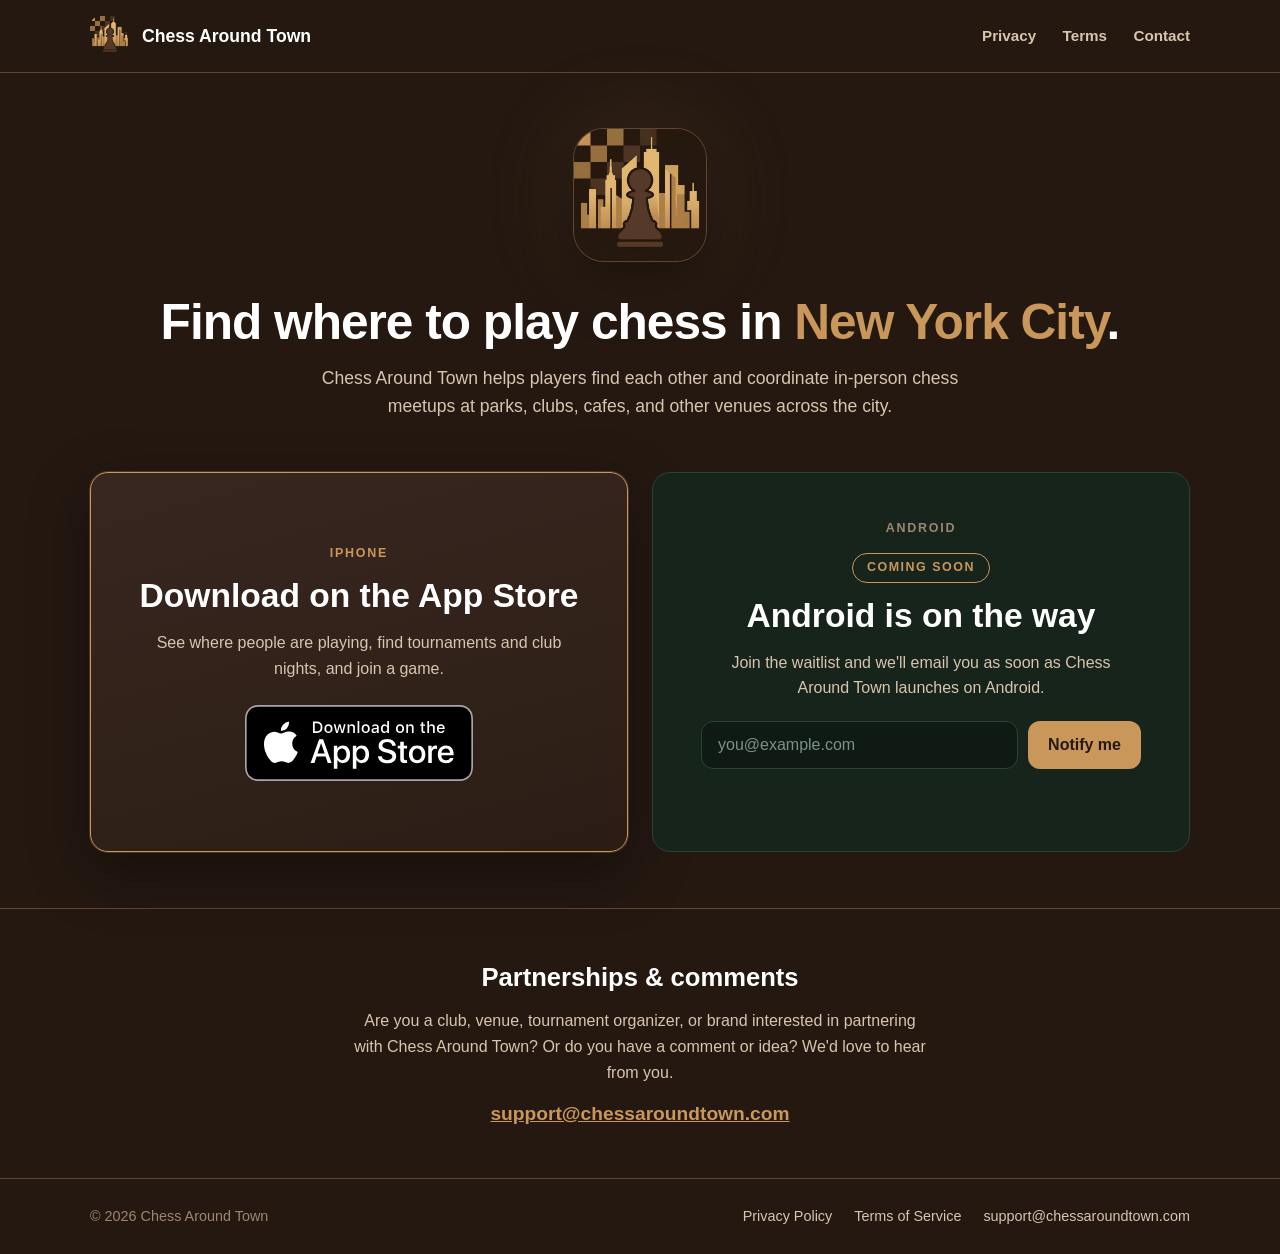
<file: index.html>
<!doctype html>
<html lang="en">
<head>
<meta charset="utf-8">
<meta name="viewport" content="width=device-width, initial-scale=1">
<title>Chess Around Town | Find where to play chess in New York City</title>
<meta name="description" content="Chess Around Town helps players in New York City find each other and coordinate in-person chess meetups at parks, clubs, cafes, and other venues. Available on iPhone; Android coming soon.">
<meta name="theme-color" content="#241811">
<link rel="canonical" href="https://chessaroundtown.com/">
<link rel="icon" type="image/png" sizes="32x32" href="assets/favicon-32.png">
<link rel="icon" type="image/png" sizes="48x48" href="assets/favicon-48.png">
<link rel="apple-touch-icon" href="assets/apple-touch-icon.png">
<meta property="og:type" content="website">
<meta property="og:site_name" content="Chess Around Town">
<meta property="og:title" content="Chess Around Town | Find where to play chess in New York City">
<meta property="og:description" content="Find where to play, and who'll be there. Available on iPhone; Android coming soon.">
<meta property="og:url" content="https://chessaroundtown.com/">
<meta property="og:image" content="https://chessaroundtown.com/assets/og-image.png">
<meta name="twitter:card" content="summary_large_image">
<link rel="stylesheet" href="style.css">
</head>
<body>

<header class="site-header">
  <div class="container">
    <a class="brand" href="index.html" aria-label="Chess Around Town home">
      <img src="assets/logo-512.png" alt="" width="40" height="40">
      <span>Chess Around Town</span>
    </a>
    <nav class="site-nav" aria-label="Main">
      <a href="privacy.html">Privacy</a>
      <a href="terms.html">Terms</a>
      <a href="#contact">Contact</a>
    </nav>
  </div>
</header>

<main>
  <section class="hero">
    <div class="container">
      <img class="hero-logo" src="assets/logo-512.png" alt="Chess Around Town logo" width="132" height="132">
      <h1>Find where to play chess in <span>New York City</span>.</h1>
      <p>Chess Around Town helps players find each other and coordinate in-person chess meetups at parks, clubs, cafes, and other venues across the city.</p>
    </div>
  </section>

  <div class="container">
    <div class="split">

      <section class="panel panel-ios" aria-labelledby="ios-title">
        <span class="eyebrow">iPhone</span>
        <h2 id="ios-title">Download on the App Store</h2>
        <p>See where people are playing, find tournaments and club nights, and join a game.</p>
        <a class="store-badge" href="https://apps.apple.com/app/id6809577324" aria-label="Download Chess Around Town on the App Store">
          <img src="assets/appstore-badge.svg" alt="Download on the App Store">
        </a>
      </section>

      <section class="panel panel-android" aria-labelledby="android-title">
        <span class="eyebrow">Android</span>
        <span class="pill">Coming soon</span>
        <h2 id="android-title">Android is on the way</h2>
        <p>Join the waitlist and we'll email you as soon as Chess Around Town launches on Android.</p>
        <form class="waitlist" id="waitlist-form" novalidate>
          <label class="sr-only" for="waitlist-email">Email address</label>
          <input id="waitlist-email" name="email" type="email" inputmode="email" autocomplete="email" placeholder="you@example.com" required maxlength="254">
          <div class="hp" aria-hidden="true">
            <label>Leave this field empty <input type="text" name="website" tabindex="-1" autocomplete="off"></label>
          </div>
          <button class="btn" type="submit">Notify me</button>
        </form>
        <p class="form-msg" id="waitlist-msg" role="status" aria-live="polite"></p>
      </section>

    </div>
  </div>

  <section class="contact" id="contact">
    <div class="container">
      <h2>Partnerships &amp; comments</h2>
      <p>Are you a club, venue, tournament organizer, or brand interested in partnering with Chess Around Town? Or do you have a comment or idea? We'd love to hear from you.</p>
      <a class="email" href="mailto:support@chessaroundtown.com">support@chessaroundtown.com</a>
    </div>
  </section>
</main>

<footer class="site-footer">
  <div class="container">
    <span>&copy; 2026 Chess Around Town</span>
    <nav aria-label="Footer">
      <a href="privacy.html">Privacy Policy</a>
      <a href="terms.html">Terms of Service</a>
      <a href="mailto:support@chessaroundtown.com">support@chessaroundtown.com</a>
    </nav>
  </div>
</footer>

<script src="waitlist.js"></script>
</body>
</html>
</file>
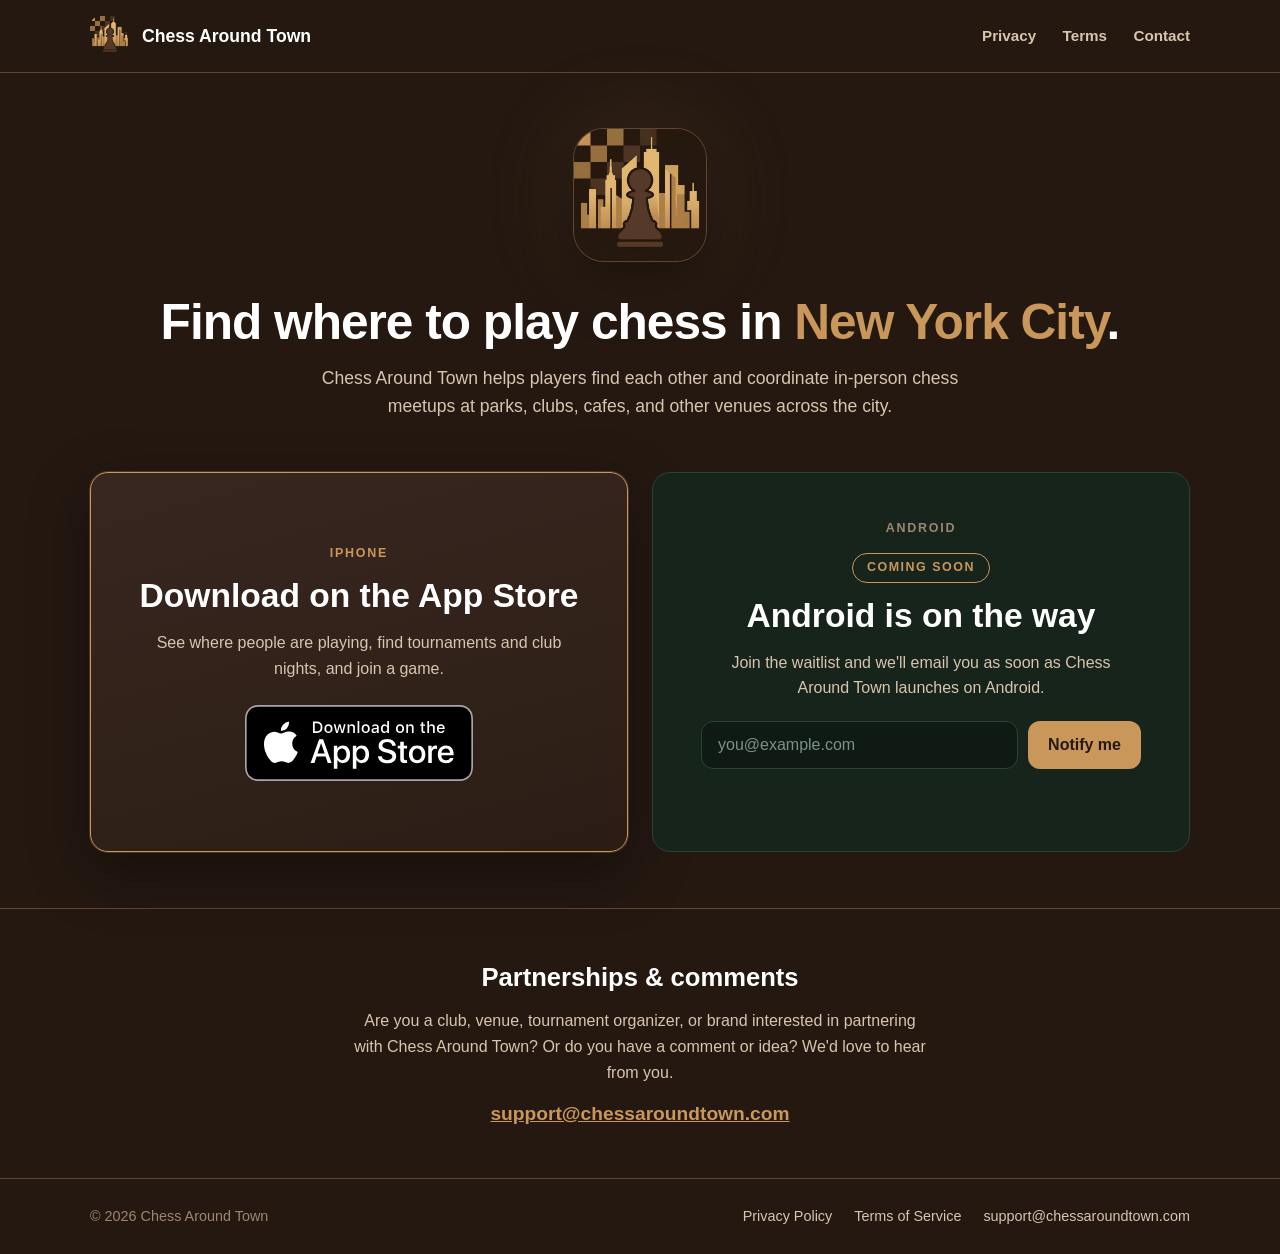
<file: go/bryant-park/index.html>
<!doctype html>
<html lang="en">
<head>
<meta charset="utf-8">
<meta name="viewport" content="width=device-width, initial-scale=1">
<title>Chess Around Town</title>
<meta name="robots" content="noindex">
<meta name="theme-color" content="#241811">
<link rel="icon" type="image/png" sizes="32x32" href="/assets/favicon-32.png">
<noscript><meta http-equiv="refresh" content="0; url=/?src=bryant-park"></noscript>
<style>
  body { margin: 0; min-height: 100vh; display: flex; flex-direction: column; align-items: center; justify-content: center;
         gap: 18px; background: #241811; color: #d8c5ae; text-align: center;
         font-family: -apple-system, BlinkMacSystemFont, "Segoe UI", Roboto, Helvetica, Arial, sans-serif; }
  img { width: 96px; height: 96px; border-radius: 22px; }
  p { margin: 0; } a { color: #c9975a; }
</style>
</head>
<body>
  <img src="/assets/logo-512.png" alt="Chess Around Town">
  <p>Taking you to Chess Around Town&hellip;</p>
  <p><a href="/?src=bryant-park">Tap here if nothing happens</a></p>
  <script src="/go/track.js" data-flyer="bryant-park"></script>
</body>
</html>
</file>
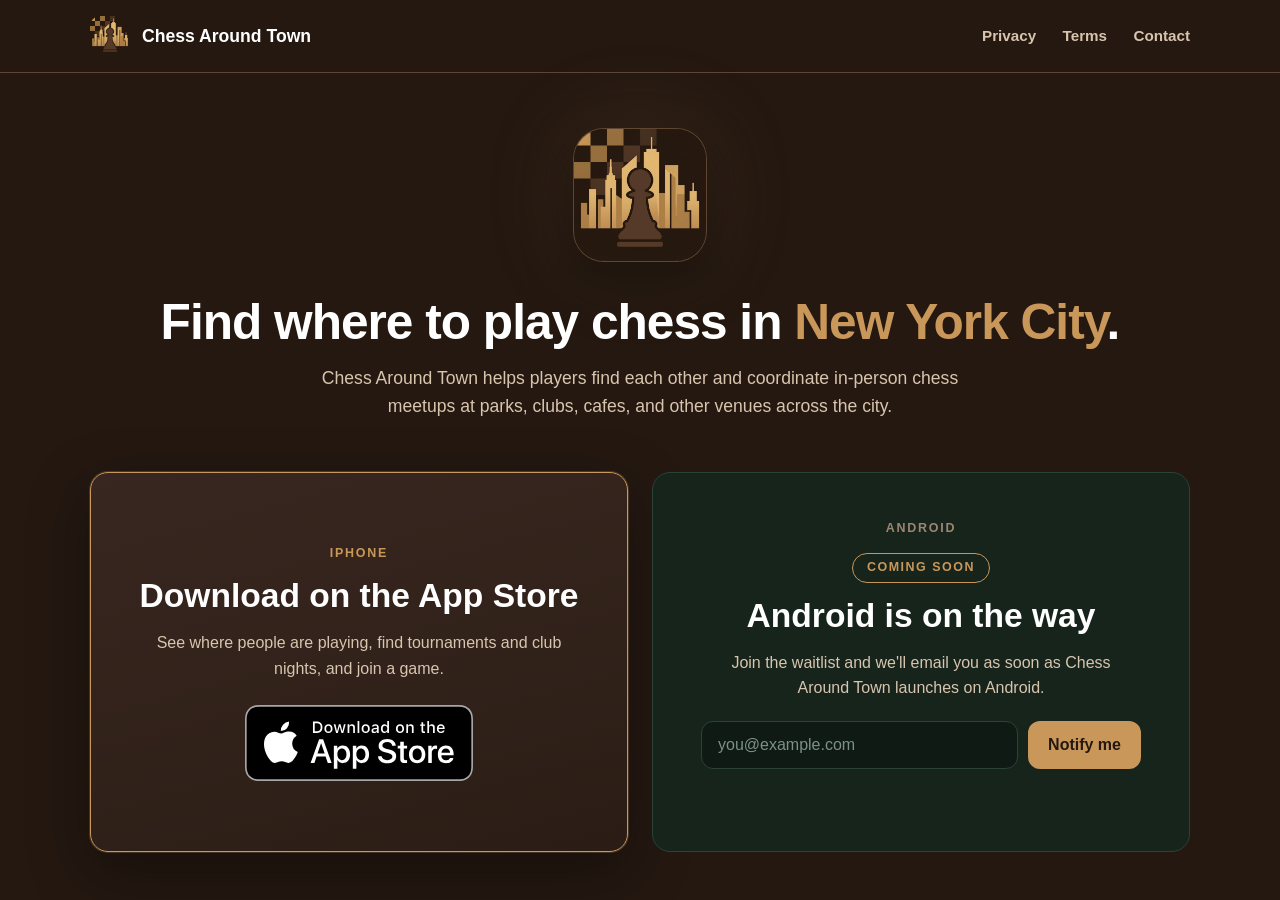
<file: go/chess-forum/index.html>
<!doctype html>
<html lang="en">
<head>
<meta charset="utf-8">
<meta name="viewport" content="width=device-width, initial-scale=1">
<title>Chess Around Town</title>
<meta name="robots" content="noindex">
<meta name="theme-color" content="#241811">
<link rel="icon" type="image/png" sizes="32x32" href="/assets/favicon-32.png">
<noscript><meta http-equiv="refresh" content="0; url=/?src=chess-forum"></noscript>
<style>
  body { margin: 0; min-height: 100vh; display: flex; flex-direction: column; align-items: center; justify-content: center;
         gap: 18px; background: #241811; color: #d8c5ae; text-align: center;
         font-family: -apple-system, BlinkMacSystemFont, "Segoe UI", Roboto, Helvetica, Arial, sans-serif; }
  img { width: 96px; height: 96px; border-radius: 22px; }
  p { margin: 0; } a { color: #c9975a; }
</style>
</head>
<body>
  <img src="/assets/logo-512.png" alt="Chess Around Town">
  <p>Taking you to Chess Around Town&hellip;</p>
  <p><a href="/?src=chess-forum">Tap here if nothing happens</a></p>
  <script src="/go/track.js" data-flyer="chess-forum"></script>
</body>
</html>
</file>
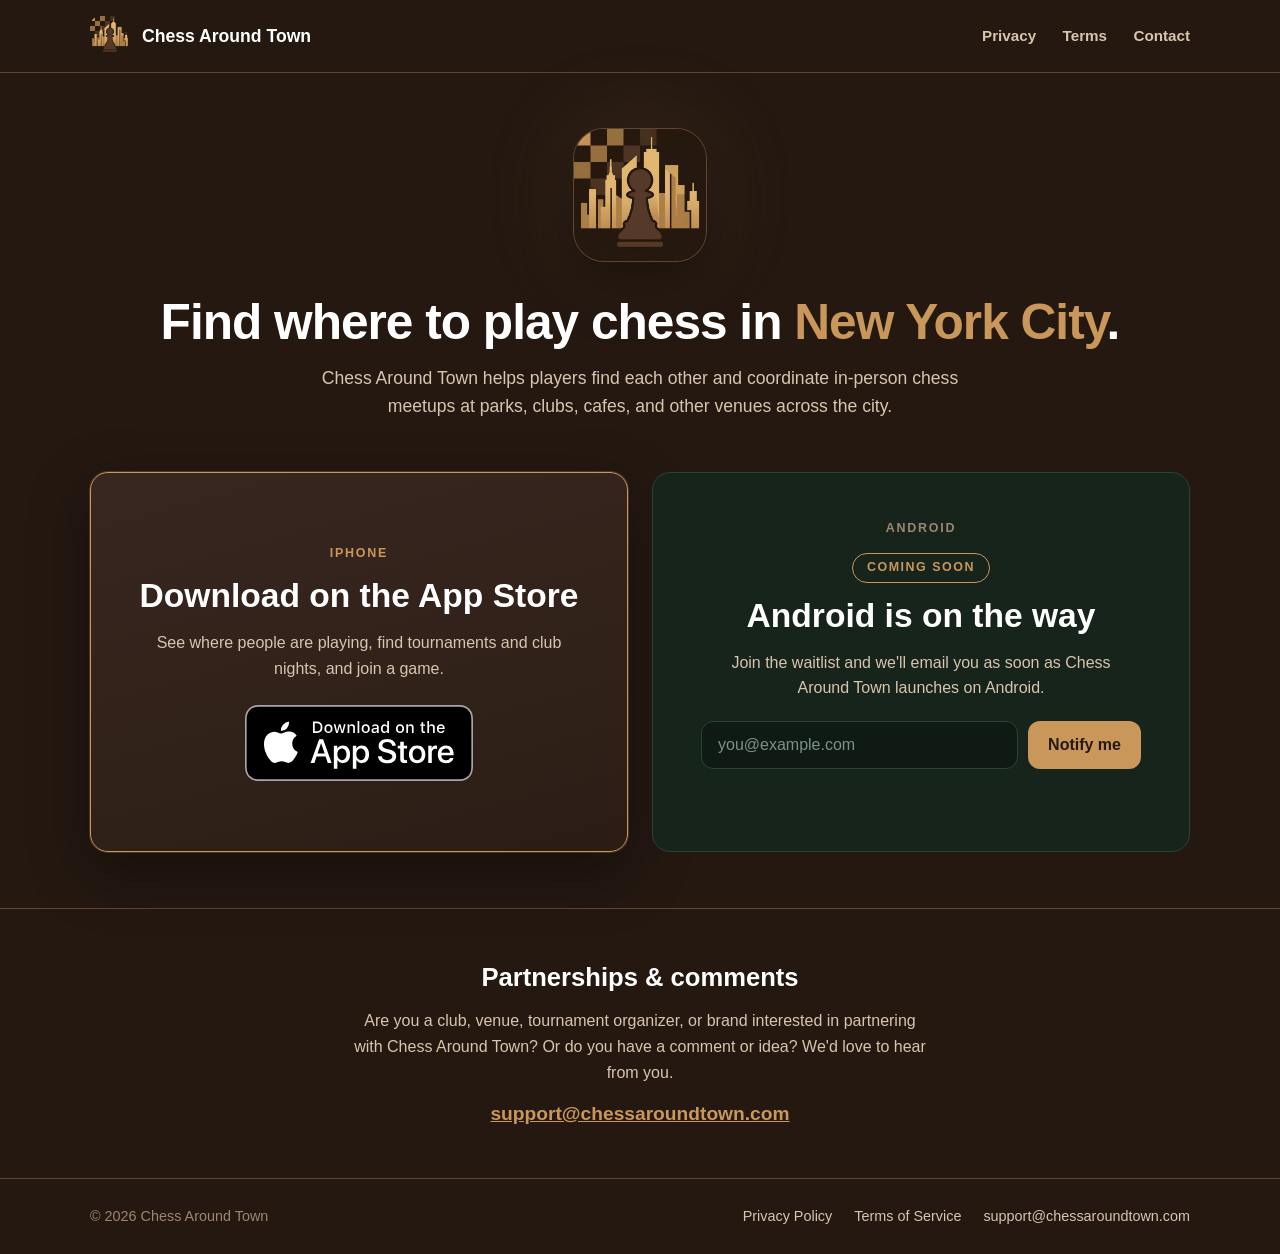
<file: go/marshall-chess/index.html>
<!doctype html>
<html lang="en">
<head>
<meta charset="utf-8">
<meta name="viewport" content="width=device-width, initial-scale=1">
<title>Chess Around Town</title>
<meta name="robots" content="noindex">
<meta name="theme-color" content="#241811">
<link rel="icon" type="image/png" sizes="32x32" href="/assets/favicon-32.png">
<noscript><meta http-equiv="refresh" content="0; url=/?src=marshall-chess"></noscript>
<style>
  body { margin: 0; min-height: 100vh; display: flex; flex-direction: column; align-items: center; justify-content: center;
         gap: 18px; background: #241811; color: #d8c5ae; text-align: center;
         font-family: -apple-system, BlinkMacSystemFont, "Segoe UI", Roboto, Helvetica, Arial, sans-serif; }
  img { width: 96px; height: 96px; border-radius: 22px; }
  p { margin: 0; } a { color: #c9975a; }
</style>
</head>
<body>
  <img src="/assets/logo-512.png" alt="Chess Around Town">
  <p>Taking you to Chess Around Town&hellip;</p>
  <p><a href="/?src=marshall-chess">Tap here if nothing happens</a></p>
  <script src="/go/track.js" data-flyer="marshall-chess"></script>
</body>
</html>
</file>
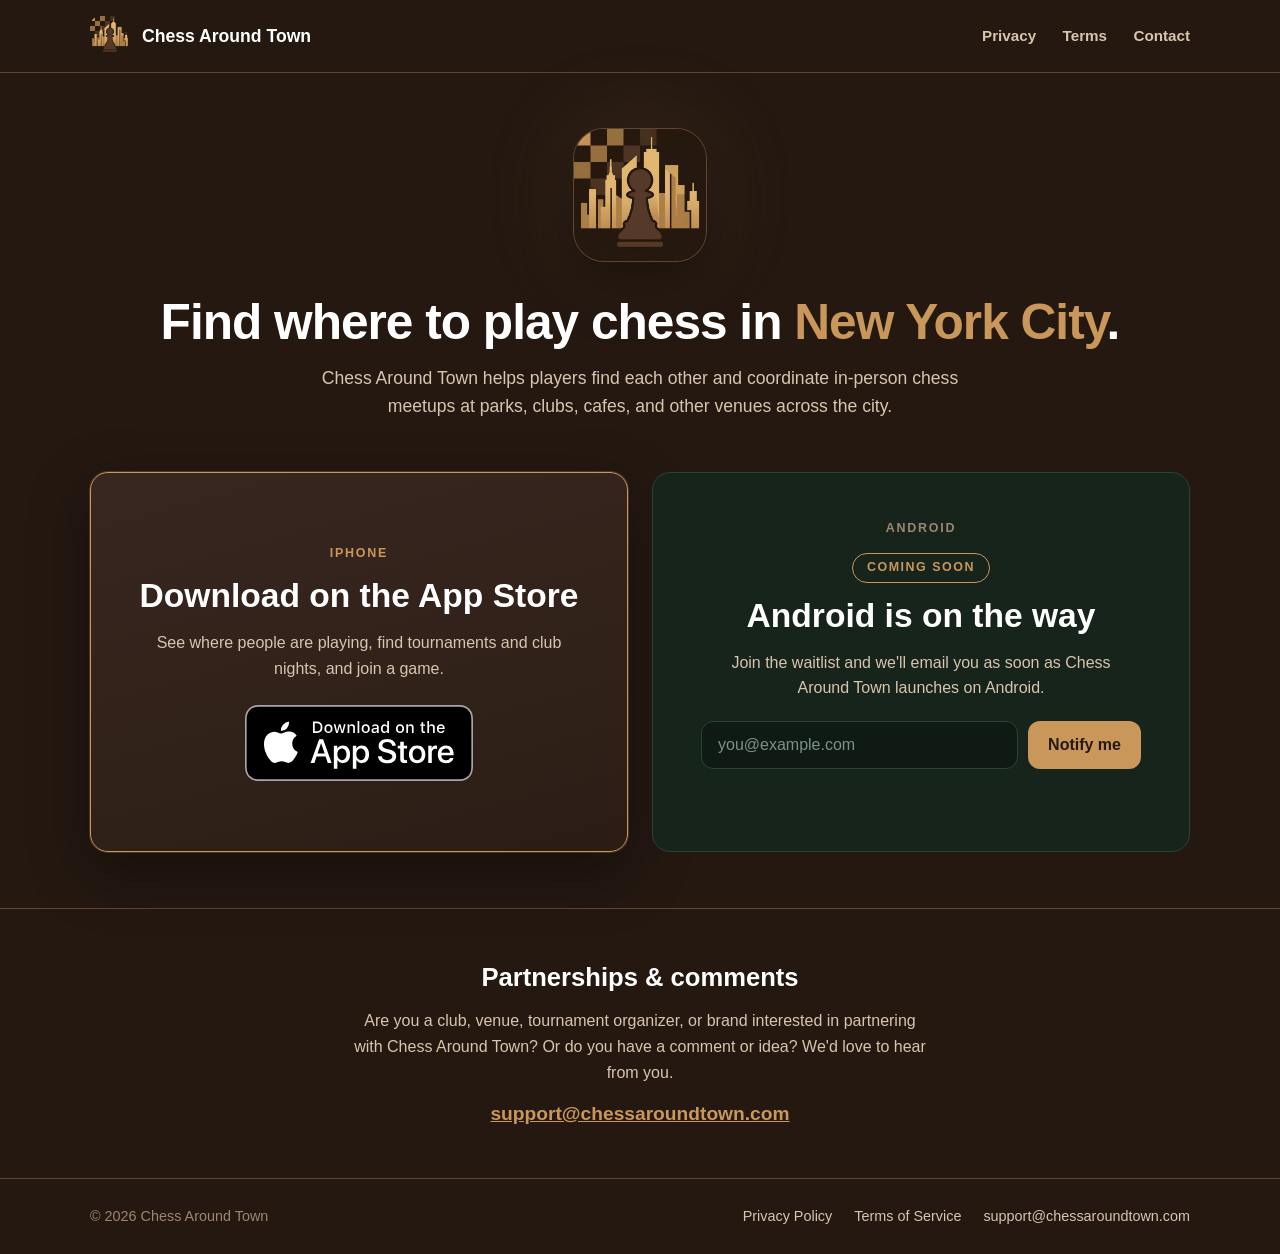
<file: go/washington-square-park/index.html>
<!doctype html>
<html lang="en">
<head>
<meta charset="utf-8">
<meta name="viewport" content="width=device-width, initial-scale=1">
<title>Chess Around Town</title>
<meta name="robots" content="noindex">
<meta name="theme-color" content="#241811">
<link rel="icon" type="image/png" sizes="32x32" href="/assets/favicon-32.png">
<noscript><meta http-equiv="refresh" content="0; url=/?src=washington-square-park"></noscript>
<style>
  body { margin: 0; min-height: 100vh; display: flex; flex-direction: column; align-items: center; justify-content: center;
         gap: 18px; background: #241811; color: #d8c5ae; text-align: center;
         font-family: -apple-system, BlinkMacSystemFont, "Segoe UI", Roboto, Helvetica, Arial, sans-serif; }
  img { width: 96px; height: 96px; border-radius: 22px; }
  p { margin: 0; } a { color: #c9975a; }
</style>
</head>
<body>
  <img src="/assets/logo-512.png" alt="Chess Around Town">
  <p>Taking you to Chess Around Town&hellip;</p>
  <p><a href="/?src=washington-square-park">Tap here if nothing happens</a></p>
  <script src="/go/track.js" data-flyer="washington-square-park"></script>
</body>
</html>
</file>
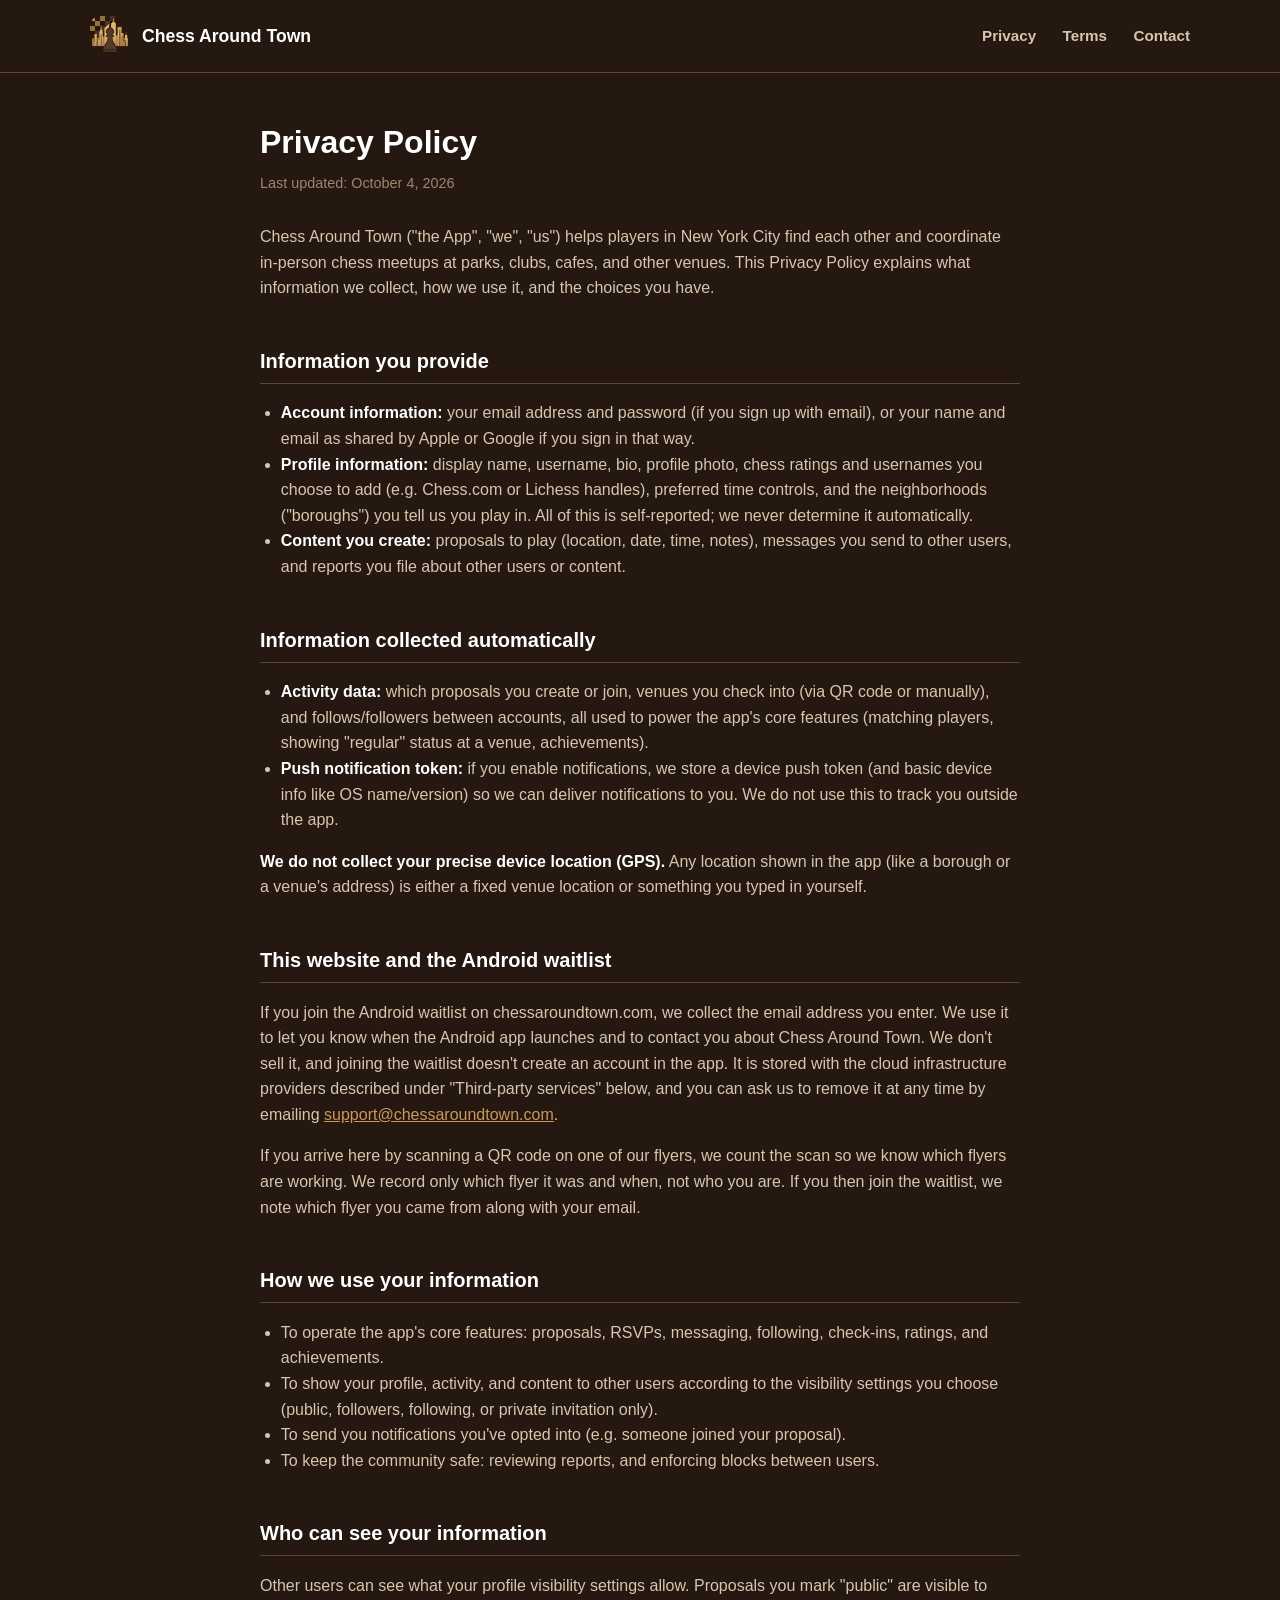
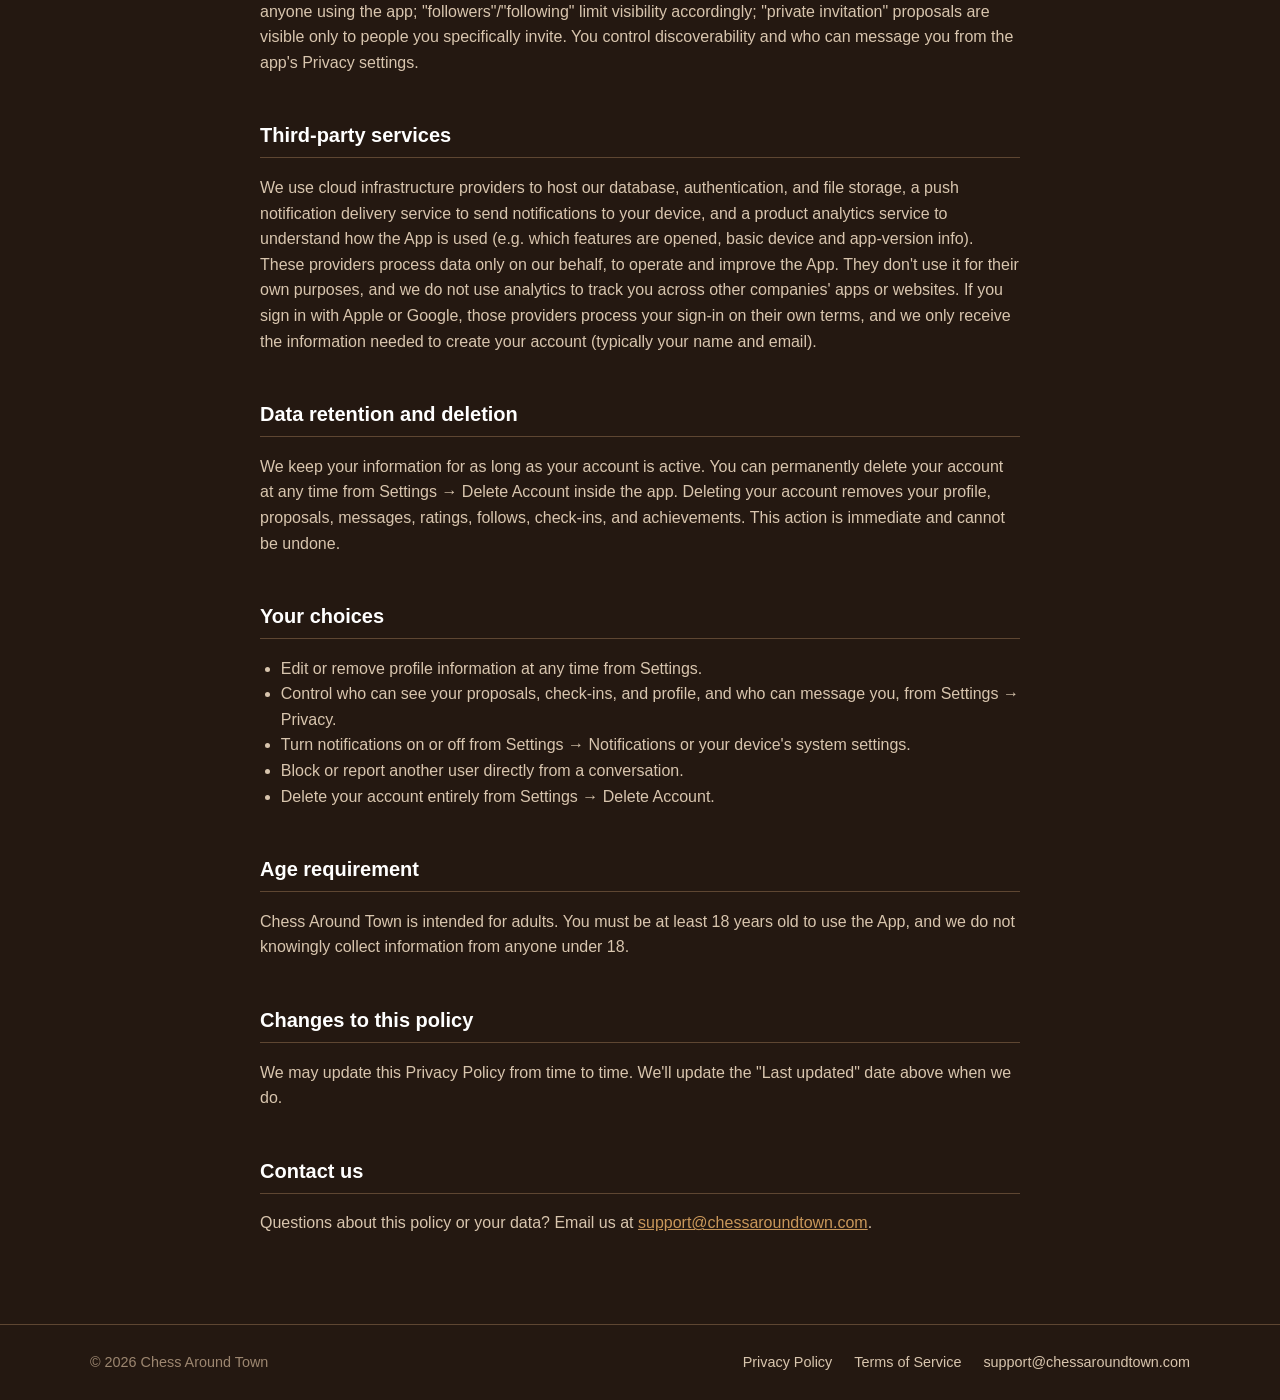
<file: privacy.html>
<!doctype html>
<html lang="en">
<head>
<meta charset="utf-8">
<meta name="viewport" content="width=device-width, initial-scale=1">
<title>Privacy Policy | Chess Around Town</title>
<meta name="description" content="The Privacy Policy for Chess Around Town: what we collect, how we use it, and your choices.">
<meta name="theme-color" content="#241811">
<link rel="canonical" href="https://chessaroundtown.com/privacy.html">
<link rel="icon" type="image/png" sizes="32x32" href="assets/favicon-32.png">
<link rel="icon" type="image/png" sizes="48x48" href="assets/favicon-48.png">
<link rel="apple-touch-icon" href="assets/apple-touch-icon.png">
<link rel="stylesheet" href="style.css">
</head>
<body>

<header class="site-header">
  <div class="container">
    <a class="brand" href="index.html" aria-label="Chess Around Town home">
      <img src="assets/logo-512.png" alt="" width="40" height="40">
      <span>Chess Around Town</span>
    </a>
    <nav class="site-nav" aria-label="Main">
      <a href="privacy.html">Privacy</a>
      <a href="terms.html">Terms</a>
      <a href="index.html#contact">Contact</a>
    </nav>
  </div>
</header>

<main class="container legal">
<h1>Privacy Policy</h1>
  <p class="updated">Last updated: October 4, 2026</p>

  <p>
    Chess Around Town ("the App", "we", "us") helps players in New York City find each other and
    coordinate in-person chess meetups at parks, clubs, cafes, and other venues. This Privacy
    Policy explains what information we collect, how we use it, and the choices you have.
  </p>

  <h2>Information you provide</h2>
  <ul>
    <li><strong>Account information:</strong> your email address and password (if you sign up with
      email), or your name and email as shared by Apple or Google if you sign in that way.</li>
    <li><strong>Profile information:</strong> display name, username, bio, profile photo, chess
      ratings and usernames you choose to add (e.g. Chess.com or Lichess handles), preferred time
      controls, and the neighborhoods ("boroughs") you tell us you play in. All of this is
      self-reported; we never determine it automatically.</li>
    <li><strong>Content you create:</strong> proposals to play (location, date, time, notes),
      messages you send to other users, and reports you file about other users or content.</li>
  </ul>

  <h2>Information collected automatically</h2>
  <ul>
    <li><strong>Activity data:</strong> which proposals you create or join, venues you check into
      (via QR code or manually), and follows/followers between accounts, all used to power the app's
      core features (matching players, showing "regular" status at a venue, achievements).</li>
    <li><strong>Push notification token:</strong> if you enable notifications, we store a device
      push token (and basic device info like OS name/version) so we can deliver notifications to
      you. We do not use this to track you outside the app.</li>
  </ul>

  <p>
    <strong>We do not collect your precise device location (GPS).</strong> Any location shown in
    the app (like a borough or a venue's address) is either a fixed venue location or something
    you typed in yourself.
  </p>

  <h2>This website and the Android waitlist</h2>
  <p>
    If you join the Android waitlist on chessaroundtown.com, we collect the email address you
    enter. We use it to let you know when the Android app launches and to contact you about
    Chess Around Town. We don't sell it, and joining the waitlist doesn't create an account in
    the app. It is stored with the cloud infrastructure providers described under "Third-party
    services" below, and you can ask us to remove it at any time by emailing
    <a href="mailto:support@chessaroundtown.com">support@chessaroundtown.com</a>.
  </p>

  <p>
    If you arrive here by scanning a QR code on one of our flyers, we count the scan so we know
    which flyers are working. We record only which flyer it was and when, not who you are. If you
    then join the waitlist, we note which flyer you came from along with your email.
  </p>

  <h2>How we use your information</h2>
  <ul>
    <li>To operate the app's core features: proposals, RSVPs, messaging, following, check-ins,
      ratings, and achievements.</li>
    <li>To show your profile, activity, and content to other users according to the visibility
      settings you choose (public, followers, following, or private invitation only).</li>
    <li>To send you notifications you've opted into (e.g. someone joined your proposal).</li>
    <li>To keep the community safe: reviewing reports, and enforcing blocks between users.</li>
  </ul>

  <h2>Who can see your information</h2>
  <p>
    Other users can see what your profile visibility settings allow. Proposals you mark
    "public" are visible to anyone using the app; "followers"/"following" limit visibility
    accordingly; "private invitation" proposals are visible only to people you specifically
    invite. You control discoverability and who can message you from the app's Privacy settings.
  </p>

  <h2>Third-party services</h2>
  <p>
    We use cloud infrastructure providers to host our database, authentication, and file storage,
    a push notification delivery service to send notifications to your device, and a product
    analytics service to understand how the App is used (e.g. which features are opened, basic
    device and app-version info). These providers process data only on our behalf, to operate and
    improve the App. They don't use it for their own purposes, and we do not use analytics to
    track you across other companies' apps or websites. If you sign in with Apple or Google, those
    providers process your sign-in on their own terms, and we only receive the information needed to
    create your account (typically your name and email).
  </p>

  <h2>Data retention and deletion</h2>
  <p>
    We keep your information for as long as your account is active. You can permanently delete
    your account at any time from Settings → Delete Account inside the app. Deleting your account
    removes your profile, proposals, messages, ratings, follows, check-ins, and achievements. This
    action is immediate and cannot be undone.
  </p>

  <h2>Your choices</h2>
  <ul>
    <li>Edit or remove profile information at any time from Settings.</li>
    <li>Control who can see your proposals, check-ins, and profile, and who can message you, from
      Settings → Privacy.</li>
    <li>Turn notifications on or off from Settings → Notifications or your device's system
      settings.</li>
    <li>Block or report another user directly from a conversation.</li>
    <li>Delete your account entirely from Settings → Delete Account.</li>
  </ul>

  <h2>Age requirement</h2>
  <p>
    Chess Around Town is intended for adults. You must be at least 18 years old to use the App,
    and we do not knowingly collect information from anyone under 18.
  </p>

  <h2>Changes to this policy</h2>
  <p>
    We may update this Privacy Policy from time to time. We'll update the "Last updated" date
    above when we do.
  </p>

  <h2>Contact us</h2>
  <p>
    Questions about this policy or your data? Email us at
    <a href="mailto:support@chessaroundtown.com">support@chessaroundtown.com</a>.
  </p>
</main>

<footer class="site-footer">
  <div class="container">
    <span>&copy; 2026 Chess Around Town</span>
    <nav aria-label="Footer">
      <a href="privacy.html">Privacy Policy</a>
      <a href="terms.html">Terms of Service</a>
      <a href="mailto:support@chessaroundtown.com">support@chessaroundtown.com</a>
    </nav>
  </div>
</footer>

</body>
</html>
</file>
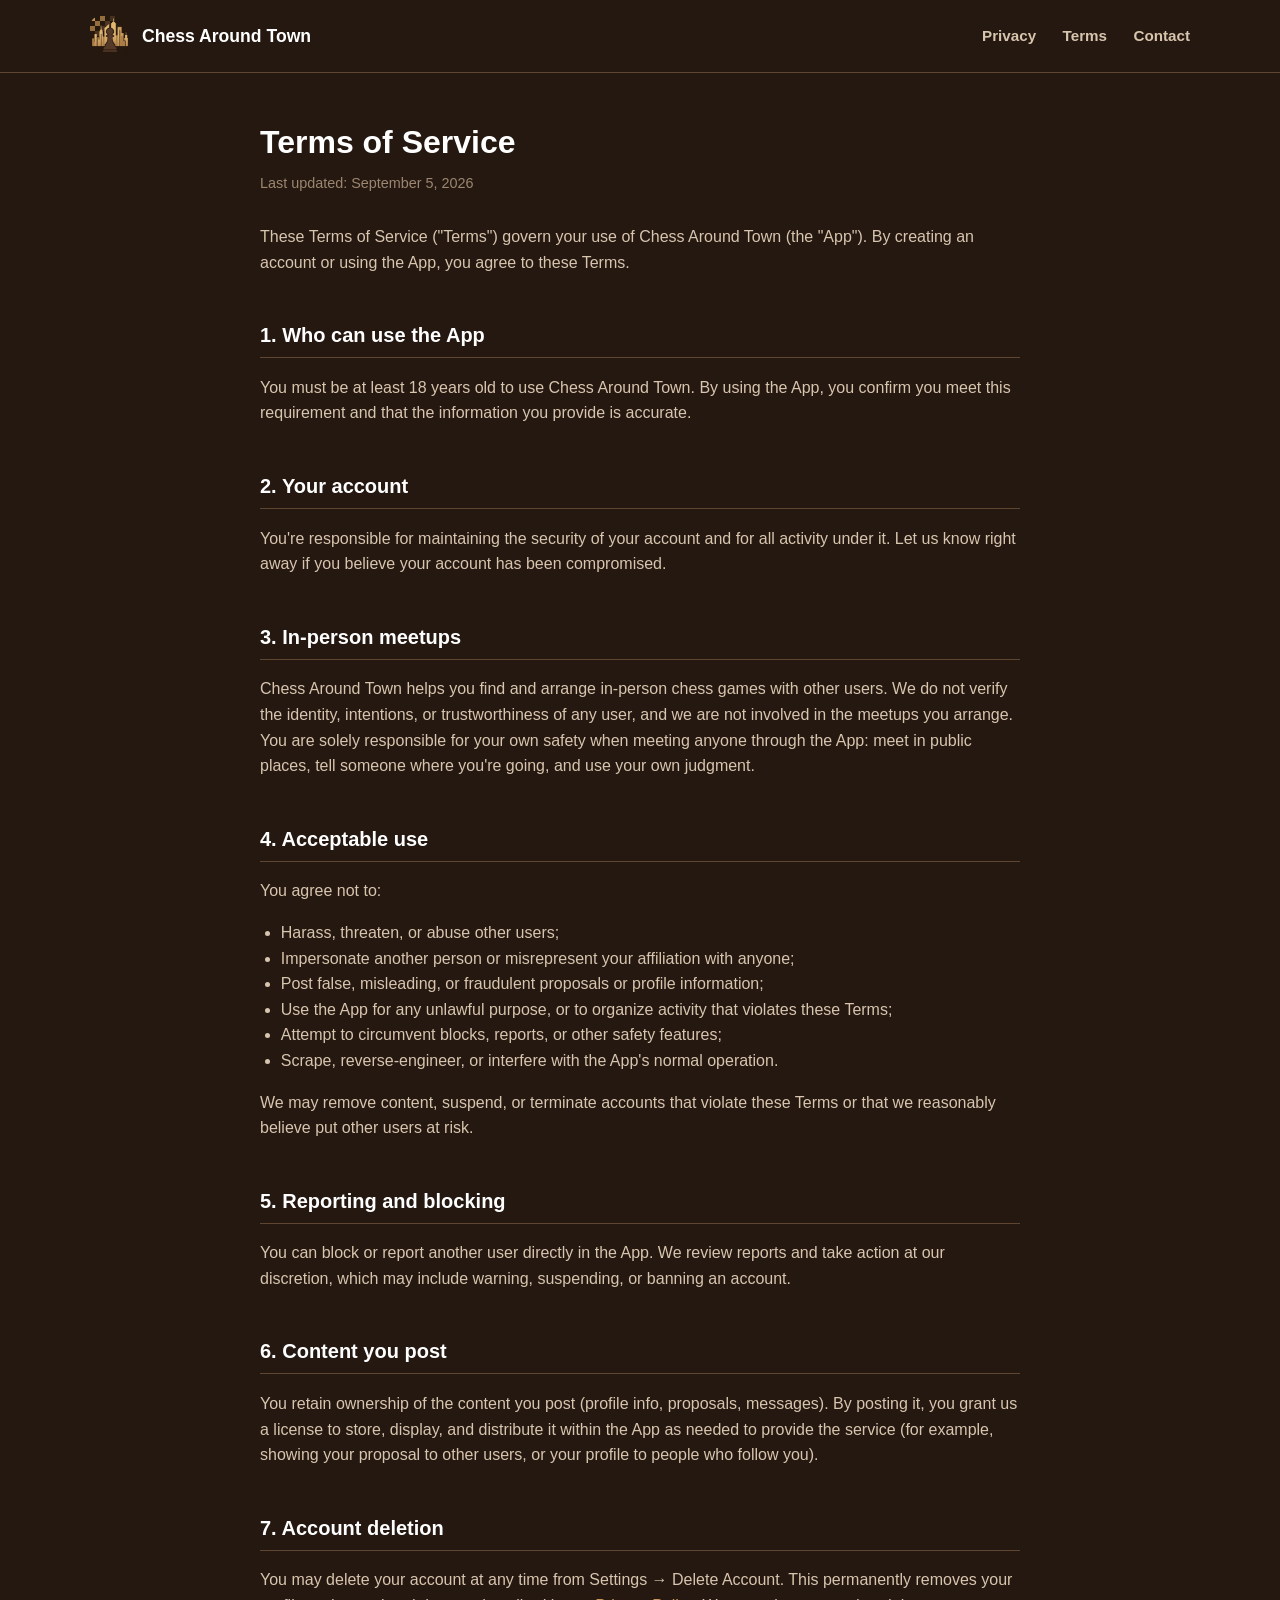
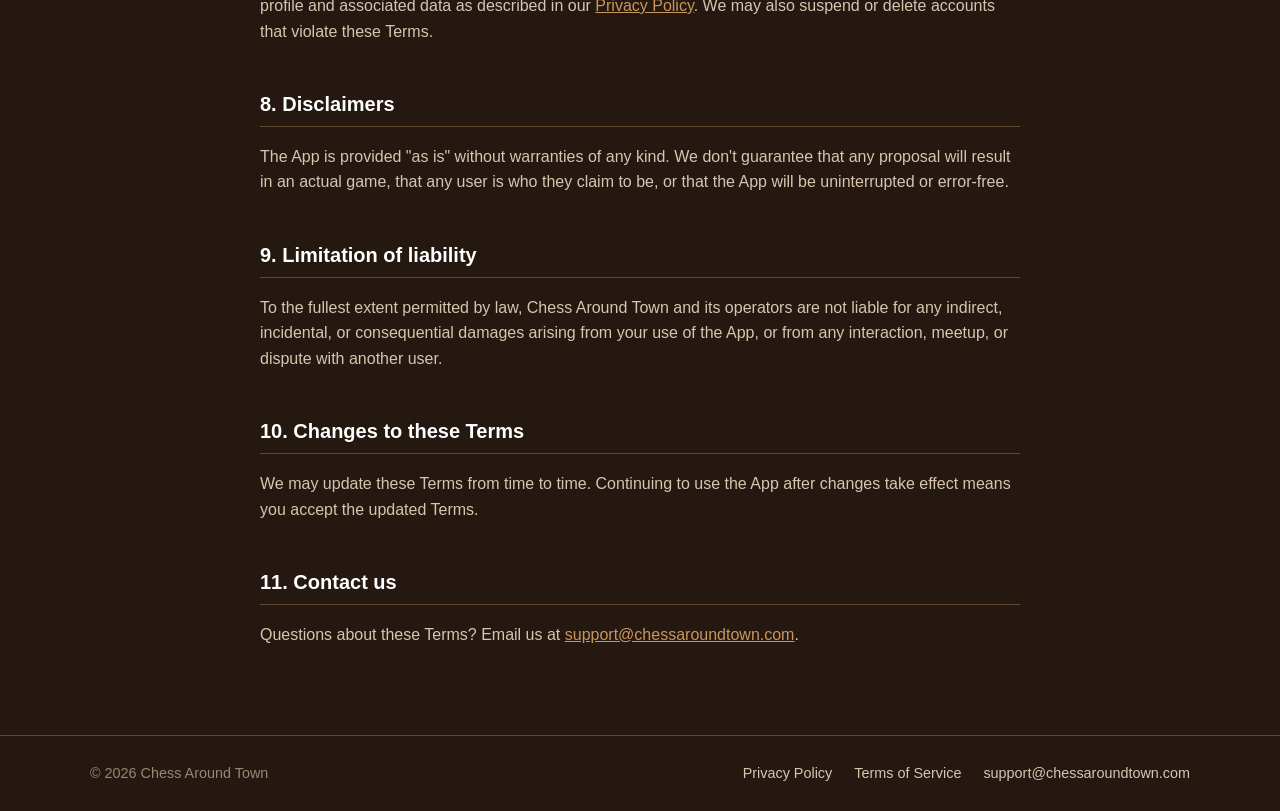
<file: terms.html>
<!doctype html>
<html lang="en">
<head>
<meta charset="utf-8">
<meta name="viewport" content="width=device-width, initial-scale=1">
<title>Terms of Service | Chess Around Town</title>
<meta name="description" content="The Terms of Service for Chess Around Town.">
<meta name="theme-color" content="#241811">
<link rel="canonical" href="https://chessaroundtown.com/terms.html">
<link rel="icon" type="image/png" sizes="32x32" href="assets/favicon-32.png">
<link rel="icon" type="image/png" sizes="48x48" href="assets/favicon-48.png">
<link rel="apple-touch-icon" href="assets/apple-touch-icon.png">
<link rel="stylesheet" href="style.css">
</head>
<body>

<header class="site-header">
  <div class="container">
    <a class="brand" href="index.html" aria-label="Chess Around Town home">
      <img src="assets/logo-512.png" alt="" width="40" height="40">
      <span>Chess Around Town</span>
    </a>
    <nav class="site-nav" aria-label="Main">
      <a href="privacy.html">Privacy</a>
      <a href="terms.html">Terms</a>
      <a href="index.html#contact">Contact</a>
    </nav>
  </div>
</header>

<main class="container legal">
<h1>Terms of Service</h1>
  <p class="updated">Last updated: September 5, 2026</p>

  <p>
    These Terms of Service ("Terms") govern your use of Chess Around Town (the "App"). By creating
    an account or using the App, you agree to these Terms.
  </p>

  <h2>1. Who can use the App</h2>
  <p>
    You must be at least 18 years old to use Chess Around Town. By using the App, you confirm you
    meet this requirement and that the information you provide is accurate.
  </p>

  <h2>2. Your account</h2>
  <p>
    You're responsible for maintaining the security of your account and for all activity under it.
    Let us know right away if you believe your account has been compromised.
  </p>

  <h2>3. In-person meetups</h2>
  <p>
    Chess Around Town helps you find and arrange in-person chess games with other users. We do not
    verify the identity, intentions, or trustworthiness of any user, and we are not involved in
    the meetups you arrange. You are solely responsible for your own safety when meeting anyone
    through the App: meet in public places, tell someone where you're going, and use your own
    judgment.
  </p>

  <h2>4. Acceptable use</h2>
  <p>You agree not to:</p>
  <ul>
    <li>Harass, threaten, or abuse other users;</li>
    <li>Impersonate another person or misrepresent your affiliation with anyone;</li>
    <li>Post false, misleading, or fraudulent proposals or profile information;</li>
    <li>Use the App for any unlawful purpose, or to organize activity that violates these Terms;</li>
    <li>Attempt to circumvent blocks, reports, or other safety features;</li>
    <li>Scrape, reverse-engineer, or interfere with the App's normal operation.</li>
  </ul>
  <p>
    We may remove content, suspend, or terminate accounts that violate these Terms or that we
    reasonably believe put other users at risk.
  </p>

  <h2>5. Reporting and blocking</h2>
  <p>
    You can block or report another user directly in the App. We review reports and take action
    at our discretion, which may include warning, suspending, or banning an account.
  </p>

  <h2>6. Content you post</h2>
  <p>
    You retain ownership of the content you post (profile info, proposals, messages). By posting
    it, you grant us a license to store, display, and distribute it within the App as needed to
    provide the service (for example, showing your proposal to other users, or your profile to
    people who follow you).
  </p>

  <h2>7. Account deletion</h2>
  <p>
    You may delete your account at any time from Settings → Delete Account. This permanently
    removes your profile and associated data as described in our
    <a href="privacy.html">Privacy Policy</a>. We may also suspend or delete accounts that violate
    these Terms.
  </p>

  <h2>8. Disclaimers</h2>
  <p>
    The App is provided "as is" without warranties of any kind. We don't guarantee that any
    proposal will result in an actual game, that any user is who they claim to be, or that the App
    will be uninterrupted or error-free.
  </p>

  <h2>9. Limitation of liability</h2>
  <p>
    To the fullest extent permitted by law, Chess Around Town and its operators are not liable for
    any indirect, incidental, or consequential damages arising from your use of the App, or from
    any interaction, meetup, or dispute with another user.
  </p>

  <h2>10. Changes to these Terms</h2>
  <p>
    We may update these Terms from time to time. Continuing to use the App after changes take
    effect means you accept the updated Terms.
  </p>

  <h2>11. Contact us</h2>
  <p>
    Questions about these Terms? Email us at
    <a href="mailto:support@chessaroundtown.com">support@chessaroundtown.com</a>.
  </p>
</main>

<footer class="site-footer">
  <div class="container">
    <span>&copy; 2026 Chess Around Town</span>
    <nav aria-label="Footer">
      <a href="privacy.html">Privacy Policy</a>
      <a href="terms.html">Terms of Service</a>
      <a href="mailto:support@chessaroundtown.com">support@chessaroundtown.com</a>
    </nav>
  </div>
</footer>

</body>
</html>
</file>
<file: style.css>
:root {
  color-scheme: dark;
  /* Same palette as the app (lib/theme.ts) */
  --bg: #241811;
  --surface: #382720;
  --surface-alt: #4a3528;
  --border: #5e4632;
  --primary: #c9975a;
  --primary-light: #d9ab72;
  --text: #ffffff;
  --muted: #d8c5ae;
  --faint: #9c8670;
  --nav-bg: #16241c;
  --nav-border: #2a4335;
  --nav-inactive: #7c9186;
  --danger: #e0614f;
  --ok: #7fd1a0;
  --radius: 18px;
}

* { box-sizing: border-box; }
html { scroll-behavior: smooth; }
body {
  margin: 0;
  background: var(--bg);
  color: var(--text);
  font-family: -apple-system, BlinkMacSystemFont, "Segoe UI", Roboto, Helvetica, Arial, sans-serif;
  line-height: 1.6;
  -webkit-font-smoothing: antialiased;
}
a { color: var(--primary); }
a:hover { color: var(--primary-light); }
:focus-visible { outline: 2px solid var(--primary); outline-offset: 3px; border-radius: 6px; }

.container { width: min(1100px, 100% - 40px); margin-inline: auto; }
.sr-only {
  position: absolute; width: 1px; height: 1px; padding: 0; margin: -1px;
  overflow: hidden; clip: rect(0, 0, 0, 0); white-space: nowrap; border: 0;
}

/* ---------- Header ---------- */
.site-header { border-bottom: 1px solid var(--border); }
.site-header .container {
  display: flex; align-items: center; justify-content: space-between; padding: 16px 0;
}
.brand {
  display: flex; align-items: center; gap: 12px;
  color: var(--text); text-decoration: none; font-weight: 700; font-size: 1.1rem;
}
.brand:hover { color: var(--text); }
.brand img { width: 40px; height: 40px; border-radius: 10px; flex: none; }
.site-nav a {
  color: var(--muted); text-decoration: none; font-weight: 600; font-size: 0.95rem; margin-left: 22px;
}
.site-nav a:hover { color: var(--primary); }

/* ---------- Hero ---------- */
.hero { text-align: center; padding: 56px 0 36px; }
.hero-logo {
  width: 132px; height: 132px; border-radius: 30px;
  box-shadow: 0 0 0 1px var(--border), 0 18px 50px rgba(0, 0, 0, 0.45), 0 0 90px rgba(201, 151, 90, 0.18);
}
.hero h1 {
  font-size: clamp(2rem, 5vw, 3.1rem); line-height: 1.12; letter-spacing: -0.02em; margin: 26px 0 14px;
}
.hero h1 span { color: var(--primary); }
.hero p { max-width: 640px; margin: 0 auto; color: var(--muted); font-size: 1.1rem; }

/* ---------- The two halves ---------- */
.split { display: grid; grid-template-columns: 1fr 1fr; gap: 24px; padding: 16px 0 56px; }
.panel {
  position: relative; display: flex; flex-direction: column; align-items: center; justify-content: center;
  gap: 14px; text-align: center; min-height: 380px; padding: 44px 36px; border-radius: var(--radius);
}
.panel h2 { margin: 0; font-size: clamp(1.6rem, 3vw, 2.1rem); line-height: 1.15; }
.panel p { margin: 0; color: var(--muted); max-width: 420px; }
.eyebrow { font-size: 0.78rem; letter-spacing: 0.14em; text-transform: uppercase; font-weight: 700; color: var(--faint); }

.panel-ios {
  background: linear-gradient(165deg, var(--surface), #2b1d15);
  border: 1px solid var(--primary);
  box-shadow: 0 0 0 1px rgba(201, 151, 90, 0.25), 0 20px 60px rgba(0, 0, 0, 0.35);
}
.panel-ios .eyebrow { color: var(--primary); }
.store-badge { display: inline-block; margin-top: 10px; transition: transform 0.15s ease; }
.store-badge:hover { transform: translateY(-2px); }
.store-badge img { display: block; height: 76px; width: auto; }

.panel-android { background: var(--nav-bg); border: 1px solid var(--nav-border); }
.pill {
  display: inline-block; border: 1px solid var(--primary); color: var(--primary); border-radius: 999px;
  padding: 4px 14px; font-size: 0.78rem; letter-spacing: 0.12em; text-transform: uppercase; font-weight: 700;
}

/* ---------- Waitlist form ---------- */
.waitlist { display: flex; gap: 10px; width: 100%; max-width: 440px; margin-top: 6px; }
.waitlist input[type="email"] {
  flex: 1; min-width: 0; background: rgba(0, 0, 0, 0.28); border: 1px solid var(--nav-border);
  color: var(--text); border-radius: 12px; padding: 14px 16px; font-size: 1rem; font-family: inherit;
}
.waitlist input::placeholder { color: var(--nav-inactive); }
.waitlist input[type="email"]:focus { outline: 2px solid var(--primary); outline-offset: 1px; border-color: var(--primary); }
.hp { position: absolute; left: -9999px; width: 1px; height: 1px; overflow: hidden; opacity: 0; }
.btn {
  background: var(--primary); color: var(--bg); border: 0; border-radius: 12px; padding: 14px 20px;
  font-weight: 700; font-size: 1rem; font-family: inherit; cursor: pointer; white-space: nowrap;
}
.btn:hover { background: var(--primary-light); }
.btn[disabled] { opacity: 0.6; cursor: default; }
.panel p.form-msg { min-height: 1.5em; font-size: 0.95rem; max-width: 440px; }
.form-msg.ok { color: var(--ok); font-weight: 600; }
.form-msg.err { color: var(--danger); }

/* ---------- Contact ---------- */
.contact { border-top: 1px solid var(--border); padding: 48px 0; text-align: center; }
.contact h2 { margin: 0 0 10px; font-size: 1.6rem; }
.contact p { color: var(--muted); max-width: 580px; margin: 0 auto 14px; }
.contact .email { font-weight: 700; font-size: 1.2rem; }

/* ---------- Footer ---------- */
.site-footer { border-top: 1px solid var(--border); padding: 26px 0; color: var(--faint); font-size: 0.9rem; }
.site-footer .container { display: flex; flex-wrap: wrap; gap: 10px 22px; justify-content: space-between; align-items: center; }
.site-footer nav a { color: var(--muted); text-decoration: none; margin-left: 18px; }
.site-footer nav a:first-child { margin-left: 0; }
.site-footer nav a:hover { color: var(--primary); }

/* ---------- Legal pages (privacy / terms) ---------- */
.legal { max-width: 760px; padding: 44px 0 72px; }
.legal h1 { font-size: 2rem; margin: 0 0 4px; }
.legal .updated { color: var(--faint); font-size: 0.9rem; margin: 0 0 2em; }
.legal h2 { font-size: 1.25rem; margin-top: 2.2em; border-bottom: 1px solid var(--border); padding-bottom: 6px; }
.legal p, .legal li { color: var(--muted); }
.legal strong { color: var(--text); }
.legal ul { padding-left: 1.3em; }

/* ---------- Small screens ---------- */
@media (max-width: 820px) {
  .split { grid-template-columns: 1fr; }
  .panel { min-height: 0; padding: 40px 24px; }
  .waitlist { flex-direction: column; }
  .hero { padding-top: 40px; }
}
@media (max-width: 480px) {
  .site-nav a { margin-left: 14px; font-size: 0.9rem; }
  .brand span { display: none; }
}
</file>
